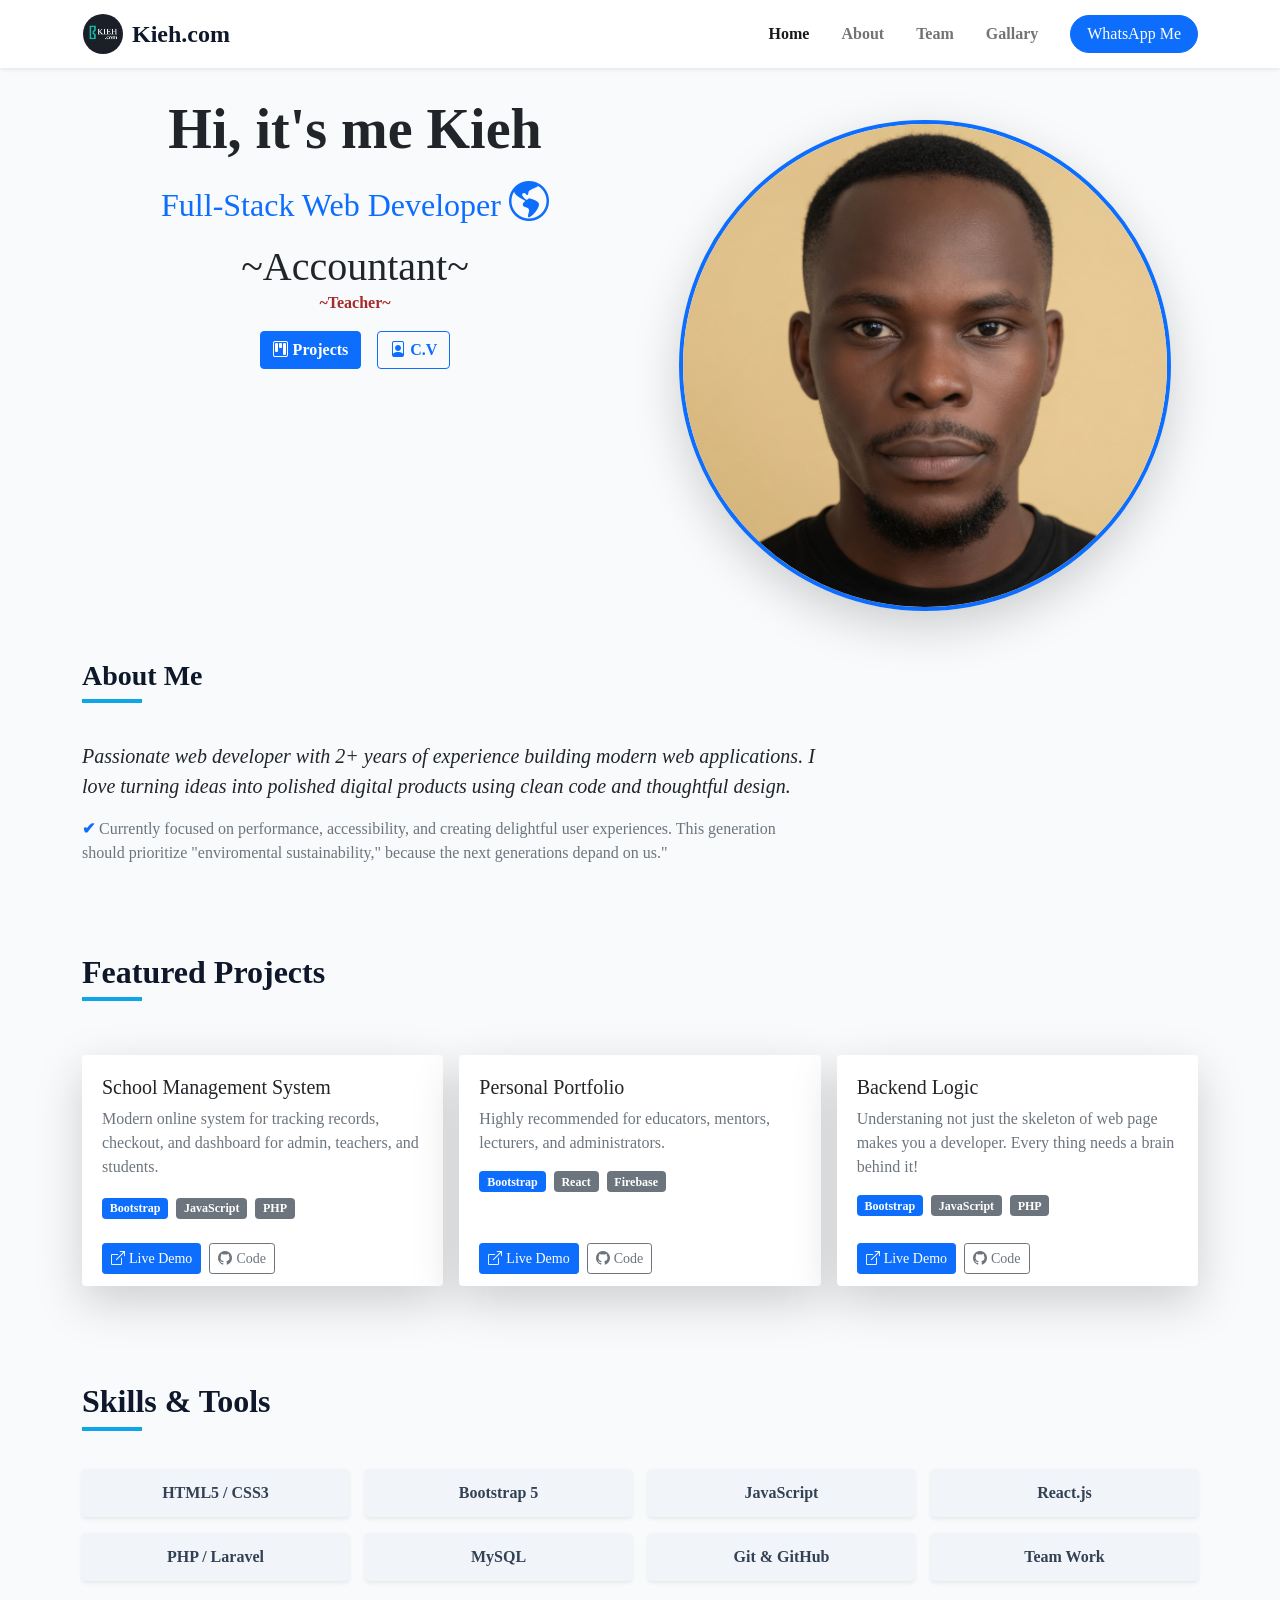
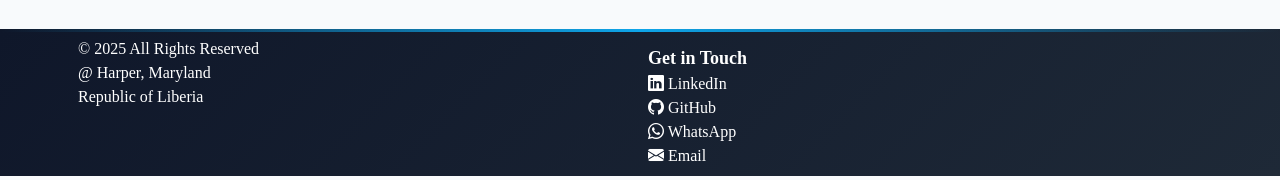
<file: index.html>
<!DOCTYPE html>
<html lang="en">
<head>
  <meta charset="UTF-8">
  <meta name="viewport" content="width=device-width, initial-scale=1.0">
  <title>Portfolio</title>
  <link href="bootstrap/css/bootstrap.css" rel="stylesheet">
  <link rel="stylesheet" href="bootstrap-icons-1.13.1/bootstrap-icons.css">
    <style>
    :root {
      --primary: #0ea5e9;
    }
    
      body {
      height: 100%;
      margin: 0;
      padding: 0;
      box-sizing: border-box;
      font-family: 'Times New Roman', Times, serif;
      scroll-behavior: smooth;
      background-color: #f8fafc;
      min-height: 100vh;
    }
    
    .project-card {
      transition: all 0.4s ease;
      overflow: hidden;
      border: none;
      box-shadow: 0 4px 15px rgba(0, 0, 0, 0.08);
    }
    
    .project-card:hover {
      transform: translateY(-12px);
      box-shadow: 0 20px 30px rgba(0, 0, 0, 0.12);
    }

    .skill-badge {
      transition: all 0.3s ease;
      background-color: #f1f5f9;
      color: #334155;
    }
    
    .skill-badge:hover {
      transform: scale(1.08);
      background-color: var(--primary);
      color: white;
    }

    .section-title {
      position: relative;
      display: inline-block;
      color: #0f172a;
    }
    
    .section-title:after {
      content: '';
      position: absolute;
      width: 60px;
      height: 4px;
      background: var(--primary);
      bottom: -10px;
      left: 0;
    }

    /* Modern Footer */
    footer {
      background: linear-gradient(135deg, #0f172a 0%, #1e2937 100%);
      color: #e2e8f0;
      position: relative;
      overflow: hidden;
    }
    
    footer::before {
      content: '';
      position: absolute;
      top: 0;
      left: 0;
      right: 0;
      height: 3px;
      background: linear-gradient(to right, transparent, var(--primary), transparent);
    }

    .footer-link {
      color: #cbd5e1;
      transition: all 0.3s ease;
    }
    
    .footer-link:hover {
      color: var(--primary);
      transform: translateX(8px);
    }

    .social-icon {
      width: 48px;
      height: 48px;
      display: flex;
      align-items: center;
      justify-content: center;
      border-radius: 50%;
      background: rgba(255,255,255,0.1);
      transition: all 0.3s ease;
      font-size: 1.4rem;
    }
    
    .social-icon:hover {
      background: var(--primary);
      transform: translateY(-5px) scale(1.1);
      color: white;
    }
  </style>
</head>
<body>

  <!--NAVBAR SECTION-->
<div class="container-fluid">
    <nav class="navbar navbar-expand-lg navbar-light bg-white shadow-sm fixed-top py-2">
        <div class="container">
                <!--Brand-->
                <a href="index.html" class="navbar-brand d-flex align-items-center fw-bold fs-4">
                <span class=" text-white rounded-3 d-flex align-items-center justify-content-center me-2"
                style="width: 42px; height: 42px; font-size: 1.4rem; border-radius: 50%;"><img src="images/kieh_logo2.png" alt="logo" style="width: 40px; height: auto; border-radius: 50%;"></span>
                    <span style="color:#0f172a;">Kieh.com</span>
                </a>

            <!--Toggler-->
            <button class="navbar-toggler border-0" type="button"
                    data-bs-toggle="collapse"
                    data-bs-target="#schoolmenu"
                    aria-controls="false"
                    aria-label="Toggle navigation">
                    <span class="navbar-toggler-icon"></span>
            </button>

        <!--Menu-->
        <div class="collapse navbar-collapse " id="schoolmenu">
            <ul class="navbar-nav ms-auto align-items-lg-center fw-bold">
                <li class="nav-item">
                    <a href="index.html" class="nav-link px-3 fw-medium active">Home</a>
                </li>
                  <li class="nav-item">
                    <a href="#about" class="nav-link px-3 fw-medium">About</a>
                </li>
                 <li class="nav-item">
                    <a href="team.html" class="nav-link px-3 fw-medium">Team</a>
                </li>
                 <li class="nav-item">
                    <a href="gallary.html" class="nav-link px-3 fw-medium">Gallary</a>
                </li>

    
                
               
                <!--CTA-->
                <li class="nav-item ms-lg-3 mt-3 mt-lg-0">
                    <a href="https://wa.me/231555922577" target="_blank" class="btn btn-primary px-3 rounded-pill fw-medium">
                        WhatsApp Me
                    </a>
            </ul>
        </div>
        </div>
    </nav>



</div>
  

  <section class="hero" style="margin-top: 6rem;" >
    <div class="container mt-5">
      <div class="row">
        <div class="col-12 col-md-6 col-lg-6 text-center">
          <h2 class="display-4 fw-bold mb-3 text-dark">Hi, it's me Kieh</h2>
          <h2 class=" text-primary mb-3">
            Full-Stack Web Developer <i class="bi bi-globe-americas fs-1"></i>
          </h2>
           <span class="text-center display-6">~Accountant~</span><br>
          <span class="text-center" style="color:brown; font-weight: bold;">~Teacher~</span>
          <div class="d-flex gap-3 justify-content-center mt-3 ">
            <a href="#projects" class="btn btn-primary">
              <i class="bi bi-kanban"></i> <b>Projects</b>
            </a>
            <a href="images/kieh_CV.pdf" class="btn btn-outline-primary">
              <i class="bi bi-file-person"></i> <b>C.V</b>
            </a>
          </div>
        </div>
        <div class="col-12 col-md-6 col-lg-6 text-center mt-4 mb-4">
          <img src="images/image-25.jpg" alt="Samuel Y." 
               class="rounded-circle border border-4 border-primary shadow-lg" 
               style="max-width: 90%; height: auto;">
        </div>
      </div>
    </div>
  </section>

  <!-- About -->
  <section id="about" class="py-4">
    <div class="container">
      <h3 class="section-title fw-bold mb-5">About Me</h3>
      <div class="row">
        <div class="col-12 col-lg-8">          
        <p class="lead" style="font-family: 'poppins', 'Times New Roman', Times, serif;"><i>Passionate web developer with 2+ years of experience building modern web applications. I love turning ideas into polished digital products using clean code and thoughtful design.</i></p>
          <p class="text-muted"><span class="text-primary"><b>✔</b></span> Currently focused on performance, accessibility, and creating delightful user experiences. This generation should prioritize "enviromental sustainability," because the next generations depand on us."</p>
        </div>
      </div>
    </div>
  </section>

  <!-- Projects -->
  <section id="projects" class="py-5">
    <div class="container">
      <div class="row g-3">
        
        <div class="col-12 col-md-12 col-lg-12">
            <h2 class="section-title fw-bold mb-5">Featured Projects</h2>
        </div>
        <!-- Project 1 -->
        <div class="col-12 col-md-4 col-lg-4">
          <div class="card project-card h-100 shadow-lg p-1">
            <div class="card-body">
              <h5 class="card-title">School Management System</h5>
              <p class="card-text text-muted">Modern online system for tracking records, checkout, and dashboard for admin, teachers, and students.</p>
              <div class="d-flex flex-wrap gap-2">
               <a href="https://getbootstrap.com"><span class="badge bg-primary">Bootstrap</span></a> 
               <a href="https://developer.mozilla.org/en-US/docs/Web/JavaScript"><span class="badge bg-secondary">JavaScript</span></a> 
                <a href="http://www.php.net/"><span class="badge bg-secondary">PHP</span></a>
              </div>
            </div>
            <div class="card-footer bg-transparent border-0 d-flex gap-2">
              <a href=" https://kieh570.github.io/school_management_project/" class="btn btn-sm btn-primary d-flex align-items-center gap-1">
                <i class="bi bi-box-arrow-up-right"></i> Live Demo
              </a>
              <a href="#" class="btn btn-sm btn-outline-secondary d-flex align-items-center gap-1">
                <i class="bi bi-github"></i> Code
              </a>
            </div>
          </div>
        </div>

        <!-- Project 2 -->
        <div class="col-md-6 col-lg-4">
          <div class="card project-card h-100 shadow-lg p-1">
            <div class="card-body">
              <h5 class="card-title">Personal Portfolio</h5>
              <p class="card-text text-muted">Highly recommended for educators, mentors, lecturers, and administrators.</p>
              <div class="d-flex flex-wrap gap-2">
                <span class="badge bg-primary">Bootstrap</span>
                <span class="badge bg-secondary">React</span>
                <span class="badge bg-secondary">Firebase</span>
              </div>
            </div>
            <div class="card-footer bg-transparent border-0 d-flex gap-2">
              <a href=" https://kieh570.github.io/kieh_portfolio/" class="btn btn-sm btn-primary d-flex align-items-center gap-1">
                <i class="bi bi-box-arrow-up-right"></i> Live Demo
              </a>
              <a href="#" class="btn btn-sm btn-outline-secondary d-flex align-items-center gap-1">
                <i class="bi bi-github"></i> Code
              </a>
            </div>
          </div>
        </div>

        <!--Project 3-->
        <div class="col-12 col-md-4 col-lg-4">
          <div class="card project-card h-100 shadow-lg p-1">
            <div class="card-body">
              <h5 class="card-title">Backend Logic</h5>
              <p class="card-text text-muted">Understaning not just the skeleton of web page makes you a developer. Every thing needs a brain behind it!</p>
              <div class="d-flex flex-wrap gap-2">
                <span class="badge bg-primary">Bootstrap</span>
                <span class="badge bg-secondary">JavaScript</span>
                <span class="badge bg-secondary">PHP</span>
              </div>
            </div>
            <div class="card-footer bg-transparent border-0 d-flex gap-2">
              <a href="https://w3schools.com" target="_blank" rel="noopener noreferrer" class="btn btn-sm btn-primary d-flex align-items-center gap-1">
                <i class="bi bi-box-arrow-up-right"></i> Live Demo
              </a>
              <a href="#" class="btn btn-sm btn-outline-secondary d-flex align-items-center gap-1">
                <i class="bi bi-github"></i> Code
              </a>
            </div>
          </div>
        </div>

      </div>
    </div>
  </section>

  <!-- Skills -->
  <section id="skills" class="py-5">
    <div class="container">
      <h2 class="section-title fw-bold mb-5">Skills & Tools</h2>
      <div class="row g-3">
        <div class="col-6 col-md-4 col-lg-3"><div class="shadow-sm skill-badge badge fs-6 p-3 w-100 text-center d-flex align-items-center justify-content-center gap-2">HTML5 / CSS3</div></div>
        <div class="col-6 col-md-4 col-lg-3"><div class="shadow-sm skill-badge badge fs-6 p-3 w-100 text-center d-flex align-items-center justify-content-center gap-2"> Bootstrap 5</div></div>
        <div class="col-6 col-md-4 col-lg-3"><div class="shadow-sm skill-badge badge fs-6 p-3 w-100 text-center d-flex align-items-center justify-content-center gap-2">JavaScript</div></div>
        <div class="col-6 col-md-4 col-lg-3"><div class="shadow-sm skill-badge badge fs-6 p-3 w-100 text-center d-flex align-items-center justify-content-center gap-2">React.js</div></div>
        <div class="col-6 col-md-4 col-lg-3"><div class="shadow-sm skill-badge badge fs-6 p-3 w-100 text-center d-flex align-items-center justify-content-center gap-2">PHP / Laravel</div></div>
        <div class="col-6 col-md-4 col-lg-3"><div class="shadow-sm skill-badge badge fs-6 p-3 w-100 text-center d-flex align-items-center justify-content-center gap-2">MySQL</div></div>
        <div class="col-6 col-md-4 col-lg-3"><div class="shadow-sm skill-badge badge fs-6 p-3 w-100 text-center d-flex align-items-center justify-content-center gap-2">Git & GitHub</div></div>
        <div class="col-6 col-md-4 col-lg-3"><div class="shadow-sm skill-badge badge fs-6 p-3 w-100 text-center d-flex align-items-center justify-content-center gap-2">Team Work</div></div>
      </div>
    </div>
  </section>

<!--Footer Section-->
    <footer class="container-fluid bg-dark mb-1" style="border: 0; width: 100vw; margin-left: calc(-50vw + 50%);">
      <div class="container">
        <div class="row">
          <div class="col-12 col-md-6 col-lg-6 p-2 text-white">
              &copy; 2025 All Rights Reserved <br>
              <span>@ Harper, Maryland</span><br>
              Republic of Liberia
          </div>
          <div class="col-12 col-md-6 col-lg-6 text-white p-2 g-2">
            <b style="font-size: large;">Get in Touch</b><br>
              <i class="bi bi-linkedin">&nbsp;</i><a href="https://www.linkedin.com/in/samuel-kieh-a89653367" class="text-white" style="text-decoration: none;">LinkedIn</a><br>
              <i class="bi bi-github"></i>&nbsp;<a href="" class="text-white" style="text-decoration: none;">GitHub</a><br>
              <i class="bi bi-whatsapp"></i>&nbsp;<a href="https://wa.me/231555922577" class="text-white" style="text-decoration: none;">WhatsApp</a><br>
             <i class="bi bi-envelope-fill">&nbsp;</i><a href="mailto:your.kiehsamuel4.com" class="text-white" style="text-decoration: none;">Email</a>
          </div>
        </div>
      </div>
    </footer>

    <script src="bootstrap/js/bootstrap.bundle.min.js"></script>
</body>
</html>
</file>
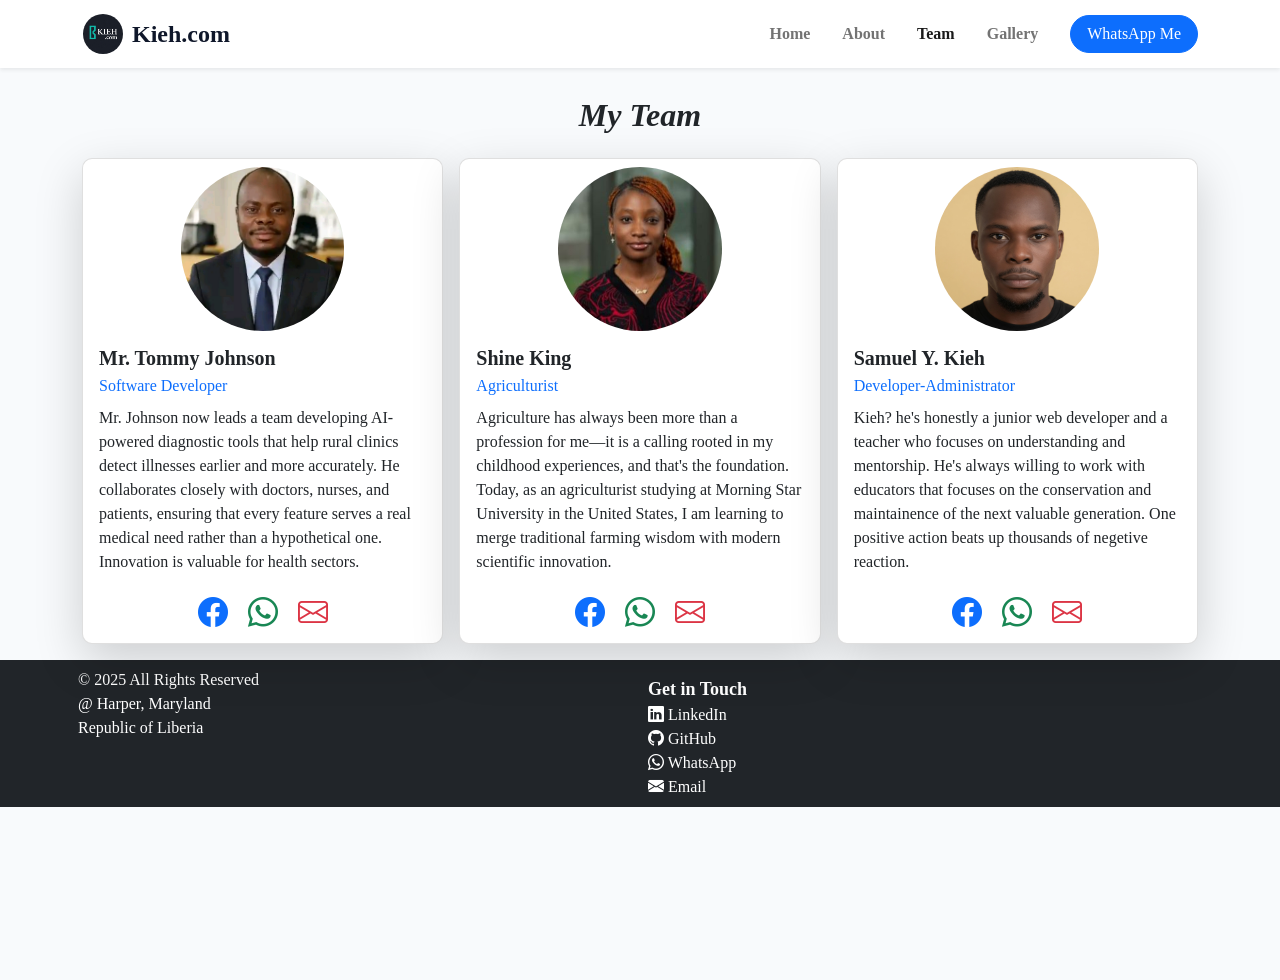
<file: team.html>
<!DOCTYPE html>
<html lang="en">
<head>
    <meta charset="UTF-8">
    <meta name="viewport" content="width=device-width, initial-scale=1.0">
    <link rel="stylesheet" href="bootstrap/css/bootstrap.css">
    <link rel="stylesheet" href="bootstrap-icons-1.13.1/bootstrap-icons.css">
    <title>Team</title>
    <style>
        body {
      height: 100%;
      margin: 0;
      padding: 0;
      box-sizing: border-box;
      font-family: 'Times New Roman', Times, serif;
      scroll-behavior: smooth;
      background-color: #f8fafc;
      min-height: 100vh;
    }

    </style>
</head>
<body>


    
  <!--NAVBAR SECTION-->
<div class="container-fluid">
    <nav class="navbar navbar-expand-lg navbar-light bg-white shadow-sm fixed-top py-2">
        <div class="container">
                <!--Brand-->
                <a href="index.html" class="navbar-brand d-flex align-items-center fw-bold fs-4">
                <span class=" text-white rounded-3 d-flex align-items-center justify-content-center me-2"
                style="width: 42px; height: 42px; font-size: 1.4rem; border-radius: 50%;"><img src="images/kieh_logo2.png" alt="logo" style="width: 40px; height: auto; border-radius: 50%;"></span>
                    <span style="color:#0f172a;">Kieh.com</span>
                </a>

            <!--Toggler-->
            <button class="navbar-toggler border-0" type="button"
                    data-bs-toggle="collapse"
                    data-bs-target="#schoolmenu"
                    aria-controls="false"
                    aria-label="Toggle navigation">
                    <span class="navbar-toggler-icon"></span>
            </button>

                  
                 <!--Menu-->
        <div class="collapse navbar-collapse " id="schoolmenu">
            <ul class="navbar-nav ms-auto align-items-lg-center fw-bold">
                <li class="nav-item">
                    <a href="index.html" class="nav-link px-3 fw-medium">Home</a>
                </li>
                  <li class="nav-item">
                    <a href="#about" class="nav-link px-3 fw-medium">About</a>
                </li>
                 <li class="nav-item">
                    <a href="team.html" class="nav-link px-3 fw-medium active">Team</a>
                </li>
                 <li class="nav-item">
                    <a href="gallary.html" class="nav-link px-3 fw-medium">Gallery</a>
                </li>
               
                <!--CTA-->
                <li class="nav-item ms-lg-3 mt-3 mt-lg-0">
                    <a href="https://wa.me/231555922577" class="btn btn-primary px-3 rounded-pill fw-medium">
                        WhatsApp Me
                    </a>
            </ul>
        </div>

        </div>
    </nav>
</div>

    <!--TEAM SECTION-->
        <section id="" class="mb-3" style="margin-top: 6rem;">
            <div class="container">
            <div class="row g-3">

            <div class="col-12 col-md-12 col-lg-12">
                <h4 class="text-center"><i><h2><b>My Team</b></h2></i></h4>
            </div>


                <div class="col-12 col-md-4 col-md-4" style="height: auto;">
                    <div class="team-card card shadow-lg h-100" style="border-radius: 10px;">
                       <div class="card-body p-2 mx-2 ">
                        <div><img src="images/1765894691152.jpg" class="card-image-top mx-auto d-flex" style="width: 50%; margin-bottom: 15px; height: auto; border-radius: 50%;" alt=""></div>
                            <h5 class="card-title fw-bold">Mr. Tommy Johnson</h5>
                            <p class="card-subtitle text-primary mb-2 ">Software Developer</p>
                            <p class="card-text text-mute">
                                Mr. Johnson now leads a team developing AI-powered diagnostic tools that help rural clinics detect illnesses earlier and more accurately. He collaborates closely with doctors, nurses, and patients, ensuring that every feature serves a real medical need rather than a hypothetical one. 
                                Innovation is valuable for health sectors.
                            </p>
                            
                            <div class="text-center">
                               <a href="#"><i class="bi bi-facebook text-primary social-icon" style="font-size: clamp(20px, 5vh, 30px); transform: scale(1.5);"></i></a>&nbsp;&nbsp;&nbsp;&nbsp;&nbsp;<a href="#"><i class="bi bi-whatsapp text-success" style="font-size: clamp(20px, 5vh, 30px); transform: scale(1.5);"></i></a>&nbsp;&nbsp;&nbsp;&nbsp;&nbsp;<a href="#"><i class="bi bi-envelope text-danger" style="font-size: clamp(20px, 5vh, 30px); transform: scale(1.5);"></i></a>
                            </div>
                        </div>
                    </div>
                </div>

                <div class="col-12 col-md-4 col-md-4" style="height: auto;">
                    <div class="team-card card shadow-lg h-100" style="border-radius: 10px;">
                       <div class="card-body p-2 mx-2 h-100">
                        <div><img src="images/IMG_20260602_210625_844.jpg" class="card-image-top mx-auto d-flex" style="width: 50%; margin-bottom: 15px; height: auto; border-radius: 50%;" alt=""></div>
                            <h5 class="card-title fw-bold">Shine King</h5>
                            <p class="card-subtitle text-primary mb-2">Agriculturist</p>
                            <p class="card-text text-mute">
                                Agriculture has always been more than a profession for me—it is a calling rooted in my childhood experiences, and that's the foundation. Today, as an agriculturist studying at Morning Star University in the United States, I am learning to merge traditional farming wisdom with modern scientific innovation.
                            </p>
                            
                            <div class="text-center">
                                <a href="#"><i class="bi bi-facebook text-primary social-icon" style="font-size: clamp(20px, 5vh, 30px); transform: scale(1.5);"></i></a>&nbsp;&nbsp;&nbsp;&nbsp;&nbsp;<a href="#"><i class="bi bi-whatsapp text-success" style="font-size: clamp(20px, 5vh, 30px); transform: scale(1.5);"></i></a>&nbsp;&nbsp;&nbsp;&nbsp;&nbsp;<a href="#"><i class="bi bi-envelope text-danger" style="font-size: clamp(20px, 5vh, 30px); transform: scale(1.5);"></i></a>
                            </div>
                            
                        </div>
                    </div>
                </div>

                    <div class="col-12 col-md-4 col-md-4" style="height: auto;">
                    <div class="team-card card shadow-lg h-100" style="border-radius: 10px;">
                       <div class="card-body p-2 mx-2">
                        <div><img src="images/image-25.jpg" class="card-image-top mx-auto d-flex" style="width: 50%; margin-bottom: 15px; height: auto; border-radius: 50%;" alt=""></div>
                            <h5 class="card-title fw-bold">Samuel Y. Kieh</h5>
                            <p class="card-subtitle text-primary mb-2">Developer-Administrator</p>
                            <p class="card-text text-mute">
                                 Kieh? he's honestly a junior web developer and a teacher who focuses on understanding and mentorship. He's always willing to work with educators that focuses on the conservation and maintainence of the next valuable generation. One positive action beats up thousands of negetive reaction.
                            </p>
                            
                            <div class="text-center">
                                <a href="#"><i class="bi bi-facebook text-primary social-icon" style="font-size: clamp(20px, 5vh, 30px); transform: scale(1.5);"></i></a>&nbsp;&nbsp;&nbsp;&nbsp;&nbsp;<a href="#"><i class="bi bi-whatsapp text-success" style="font-size: clamp(20px, 5vh, 30px); transform: scale(1.5);"></i></a>&nbsp;&nbsp;&nbsp;&nbsp;&nbsp;<a href="#"><i class="bi bi-envelope text-danger" style="font-size: clamp(20px, 5vh, 30px); transform: scale(1.5);"></i></a>
                            </div>
                            
                        </div>
                    </div>
                </div>


             
                </div>
            </div>
            </div>
    </section>


    <!--Footer Section-->
    <footer class="container-fluid bg-dark mb-1" style="border: 0; width: 100vw; margin-left: calc(-50vw + 50%);">
      <div class="container">
        <div class="row">
          <div class="col-12 col-md-6 col-lg-6 p-2 text-white">
              &copy; 2025 All Rights Reserved <br>
              <span>@ Harper, Maryland</span><br>
              Republic of Liberia
          </div>
          <div class="col-12 col-md-6 col-lg-6 text-white p-2 g-2">
            <b style="font-size: large;">Get in Touch</b><br>
              <i class="bi bi-linkedin">&nbsp;</i><a href="" class="text-white" style="text-decoration: none;">LinkedIn</a><br>
              <i class="bi bi-github"></i>&nbsp;<a href="" class="text-white" style="text-decoration: none;">GitHub</a><br>
              <i class="bi bi-whatsapp"></i>&nbsp;<a href="https://wa.me/231555922577" class="text-white" style="text-decoration: none;">WhatsApp</a><br>
             <i class="bi bi-envelope-fill">&nbsp;</i><a href="mailto:your.kiehsamuel4@gmail.com" class="text-white" style="text-decoration: none;">Email</a>
          </div>
        </div>
      </div>
    </footer>

     
    <script src="bootstrap/js/bootstrap.bundle.min.js"></script>
</body>
</html>
</file>
